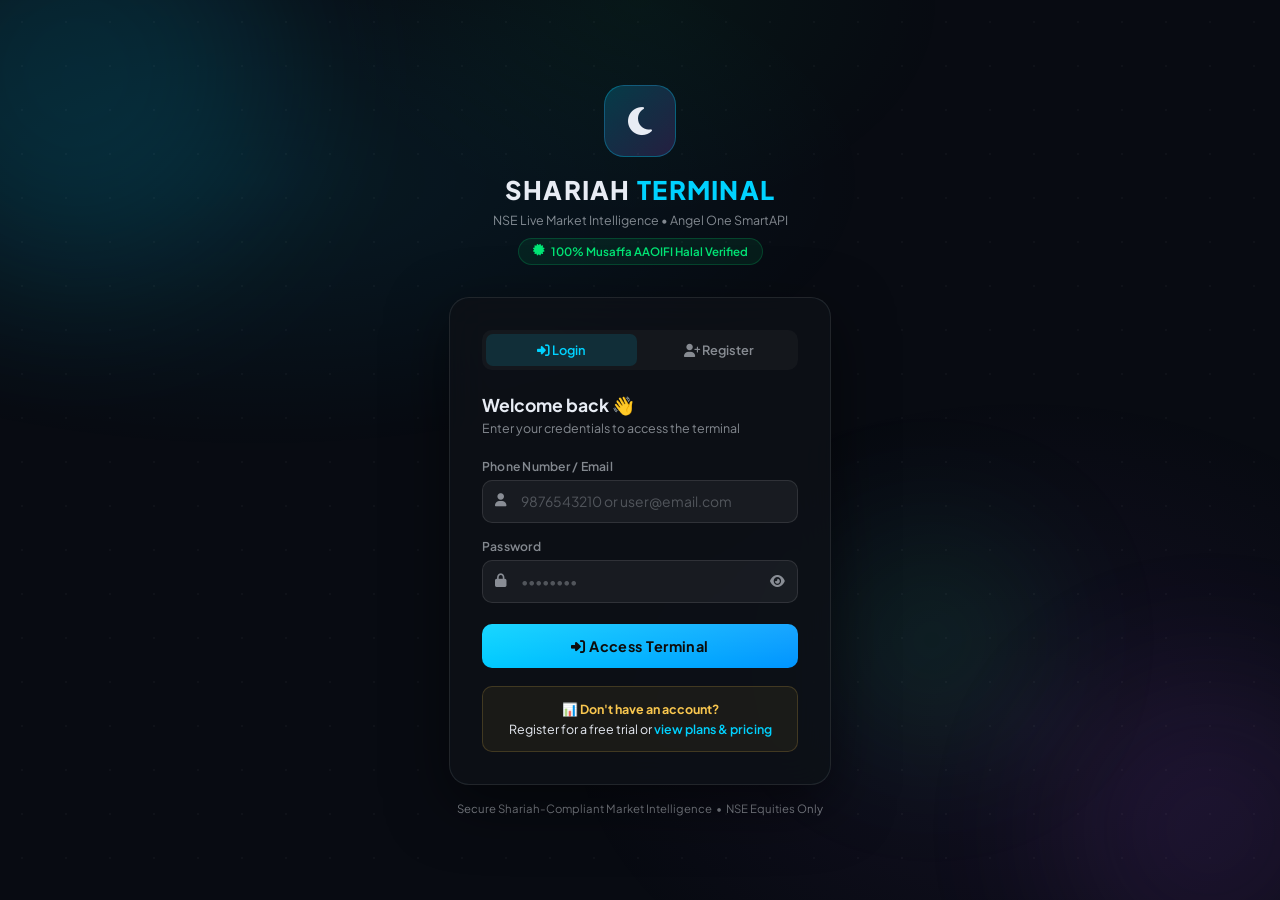
<file: static/login.html>
<!DOCTYPE html>
<html lang="en">
<head>
    <meta charset="UTF-8">
    <meta name="viewport" content="width=device-width, initial-scale=1.0">
    <title>Login | Shariah Terminal</title>
    <link rel="preconnect" href="https://fonts.googleapis.com">
    <link href="https://fonts.googleapis.com/css2?family=Plus+Jakarta+Sans:wght@300;400;500;600;700;800&family=JetBrains+Mono:wght@500&display=swap" rel="stylesheet">
    <link rel="stylesheet" href="https://cdnjs.cloudflare.com/ajax/libs/font-awesome/6.4.0/css/all.min.css">
    <style>
        * { margin: 0; padding: 0; box-sizing: border-box; }
        :root {
            --bg: #080b12;
            --card-border: rgba(255,255,255,0.09);
            --accent: #00d2ff;
            --green: #00e676;
            --text: #e8ecf4;
            --text-dim: rgba(232,236,244,0.55);
            --red: #ff3d71;
            --gold: #f9c74f;
        }
        body {
            font-family: 'Plus Jakarta Sans', sans-serif;
            background: var(--bg);
            color: var(--text);
            min-height: 100vh;
            display: flex;
            align-items: center;
            justify-content: center;
            position: relative;
            overflow-y: auto;
            overflow-x: hidden;
            padding: 24px 12px;
        }
        body::before {
            content: '';
            position: fixed;
            inset: 0;
            background:
                radial-gradient(ellipse 80% 50% at 20% 20%, rgba(0,210,255,0.08) 0%, transparent 60%),
                radial-gradient(ellipse 60% 60% at 80% 80%, rgba(157,78,221,0.08) 0%, transparent 60%),
                radial-gradient(ellipse 40% 40% at 50% 0%, rgba(0,230,118,0.05) 0%, transparent 60%);
            pointer-events: none;
        }
        .orb { position: fixed; border-radius: 50%; filter: blur(80px); opacity: 0.12; pointer-events: none; animation: drift 14s ease-in-out infinite; }
        .orb1 { width: 400px; height: 400px; background: #00d2ff; top: -120px; left: -120px; }
        .orb2 { width: 300px; height: 300px; background: #9d4edd; bottom: -80px; right: -80px; animation-delay: 5s; }
        .orb3 { width: 200px; height: 200px; background: #00e676; top: 60%; left: 65%; animation-delay: 9s; }
        @keyframes drift {
            0%,100% { transform: translate(0,0) scale(1); }
            33% { transform: translate(30px,-20px) scale(1.05); }
            66% { transform: translate(-20px,30px) scale(0.95); }
        }
        .grid-bg {
            position: fixed; inset: 0;
            background-image: radial-gradient(rgba(255,255,255,0.03) 1px, transparent 1px);
            background-size: 44px 44px; pointer-events: none;
        }
        .login-wrapper { width: 100%; max-width: 430px; padding: 24px; position: relative; z-index: 10; }
        .brand-header { text-align: center; margin-bottom: 32px; }
        .brand-logo {
            width: 72px; height: 72px;
            background: linear-gradient(135deg, rgba(0,210,255,0.2), rgba(157,78,221,0.2));
            border: 1px solid rgba(0,210,255,0.3);
            border-radius: 20px;
            display: inline-flex; align-items: center; justify-content: center;
            font-size: 2rem; margin-bottom: 16px;
            animation: glow 3s ease-in-out infinite;
        }
        @keyframes glow {
            0%,100% { box-shadow: 0 0 30px rgba(0,210,255,0.2); }
            50% { box-shadow: 0 0 55px rgba(0,210,255,0.4); }
        }
        .brand-title { font-size: 1.6rem; font-weight: 800; letter-spacing: 0.05em; }
        .brand-title span { color: var(--accent); }
        .brand-sub { font-size: 0.78rem; color: var(--text-dim); margin-top: 6px; }
        /* Halal badge */
        .halal-badge {
            display: inline-flex; align-items: center; gap: 6px;
            margin-top: 10px;
            padding: 5px 14px;
            background: rgba(0,230,118,0.08);
            border: 1px solid rgba(0,230,118,0.2);
            border-radius: 20px;
            font-size: 0.72rem; color: var(--green); font-weight: 600;
        }
        .login-card {
            background: rgba(13,17,23,0.85);
            border: 1px solid var(--card-border);
            border-radius: 20px; padding: 32px;
            backdrop-filter: blur(20px);
            box-shadow: 0 20px 60px rgba(0,0,0,0.5), 0 0 1px rgba(0,210,255,0.08) inset;
        }
        .auth-tabs {
            display: flex; gap: 6px; margin-bottom: 24px;
            background: rgba(255,255,255,0.03); border-radius: 10px; padding: 4px;
        }
        .auth-tab {
            flex: 1; padding: 8px;
            background: transparent; border: none; border-radius: 7px;
            font-family: inherit; font-size: 0.8rem; font-weight: 600;
            color: var(--text-dim); cursor: pointer; transition: all 0.2s;
        }
        .auth-tab.active { background: rgba(0,210,255,0.12); color: var(--accent); }
        .form-card-title { font-size: 1.1rem; font-weight: 700; margin-bottom: 4px; }
        .form-card-sub { font-size: 0.78rem; color: var(--text-dim); margin-bottom: 22px; }
        .form-group { margin-bottom: 15px; }
        .form-group label { display: block; font-size: 0.76rem; font-weight: 600; color: var(--text-dim); margin-bottom: 6px; letter-spacing: 0.02em; }
        .input-wrap { position: relative; }
        .input-wrap i.icon-left { position: absolute; left: 13px; top: 50%; transform: translateY(-50%); color: var(--text-dim); font-size: 0.82rem; }
        .input-wrap input {
            width: 100%; padding: 12px 14px 12px 38px;
            background: rgba(255,255,255,0.05);
            border: 1px solid rgba(255,255,255,0.1);
            border-radius: 10px; font-family: inherit;
            font-size: 0.87rem; color: var(--text); outline: none;
            transition: border-color 0.2s, box-shadow 0.2s;
        }
        .input-wrap input:focus { border-color: rgba(0,210,255,0.4); box-shadow: 0 0 0 3px rgba(0,210,255,0.07); }
        .input-wrap input::placeholder { color: rgba(232,236,244,0.28); }
        .toggle-pw {
            position: absolute; right: 13px; top: 50%; transform: translateY(-50%);
            background: none; border: none; color: var(--text-dim); cursor: pointer; font-size: 0.82rem;
        }
        .btn-submit {
            width: 100%; padding: 13px; margin-top: 6px;
            background: linear-gradient(135deg, #00d2ff, #0094ff);
            border: none; border-radius: 10px; font-family: inherit;
            font-size: 0.9rem; font-weight: 700; color: #000; cursor: pointer;
            letter-spacing: 0.03em; transition: all 0.25s; position: relative; overflow: hidden;
        }
        .btn-submit::after { content: ''; position: absolute; inset: 0; background: linear-gradient(rgba(255,255,255,0.1), transparent); }
        .btn-submit:hover { transform: translateY(-2px); box-shadow: 0 8px 25px rgba(0,210,255,0.35); }
        .btn-submit:disabled { opacity: 0.55; cursor: not-allowed; transform: none; }
        .btn-submit.green-btn { background: linear-gradient(135deg, #00e676, #00b248); }
        .btn-submit.green-btn:hover { box-shadow: 0 8px 25px rgba(0,230,118,0.3); }
        .alert-box {
            display: none; padding: 11px 14px; border-radius: 9px;
            font-size: 0.81rem; margin-bottom: 16px;
            border-left: 3px solid var(--red);
            background: rgba(255,61,113,0.07); color: var(--red);
        }
        .alert-box.success { border-color: var(--green); background: rgba(0,230,118,0.07); color: var(--green); }
        .alert-box.show { display: flex; align-items: center; gap: 8px; }
        /* Plan teaser */
        .plan-teaser {
            margin-top: 18px;
            padding: 14px;
            background: rgba(249,199,79,0.06);
            border: 1px solid rgba(249,199,79,0.18);
            border-radius: 10px;
            font-size: 0.78rem; text-align: center;
        }
        .plan-teaser strong { color: var(--gold); display: block; margin-bottom: 4px; }
        .plan-teaser a { color: var(--accent); text-decoration: none; font-weight: 600; }
        .plan-teaser a:hover { text-decoration: underline; }
        .divider { display: flex; align-items: center; gap: 10px; margin: 16px 0; font-size: 0.73rem; color: var(--text-dim); }
        .divider::before, .divider::after { content: ''; flex: 1; height: 1px; background: rgba(255,255,255,0.06); }
        .login-footer { text-align: center; margin-top: 16px; font-size: 0.71rem; color: var(--text-dim); }
        .reg-section { display: none; }
        .login-section.hidden { display: none; }
        @keyframes spin { to { transform: rotate(360deg); } }
        .fa-spin { animation: spin 1s linear infinite; }

        @media (max-width: 480px) {
            body { padding: 16px 8px; }
            .login-wrapper { padding: 4px; max-width: 100%; }
            .login-card { padding: 22px 16px; border-radius: 16px; }
            .brand-logo { width: 56px; height: 56px; font-size: 1.5rem; margin-bottom: 12px; }
            .brand-title { font-size: 1.3rem; }
            .brand-sub { font-size: 0.72rem; }
            .brand-header { margin-bottom: 20px; }
            .input-wrap input { padding: 12px 14px 12px 40px; font-size: 0.88rem; }
            .btn-submit { padding: 13px; font-size: 0.88rem; }
        }
    </style>
</head>
<body>
    <div class="orb orb1"></div>
    <div class="orb orb2"></div>
    <div class="orb orb3"></div>
    <div class="grid-bg"></div>

    <div class="login-wrapper">
        <div class="brand-header">
            <div class="brand-logo"><i class="fa-solid fa-moon"></i></div>
            <div class="brand-title">SHARIAH <span>TERMINAL</span></div>
            <div class="brand-sub">NSE Live Market Intelligence • Angel One SmartAPI</div>
            <div class="halal-badge"><i class="fa-solid fa-certificate"></i> 100% Musaffa AAOIFI Halal Verified</div>
        </div>

        <div class="login-card">
            <div class="auth-tabs">
                <button class="auth-tab active" id="tabLogin" onclick="switchTab('login')">
                    <i class="fa-solid fa-right-to-bracket"></i> Login
                </button>
                <button class="auth-tab" id="tabRegister" onclick="switchTab('register')">
                    <i class="fa-solid fa-user-plus"></i> Register
                </button>
            </div>

            <div class="alert-box" id="alertBox">
                <i class="fa-solid fa-circle-exclamation"></i>
                <span id="alertText"></span>
            </div>

            <!-- LOGIN -->
            <div class="login-section" id="loginSection">
                <div class="form-card-title">Welcome back 👋</div>
                <div class="form-card-sub">Enter your credentials to access the terminal</div>

                <div class="form-group">
                    <label>Phone Number / Email</label>
                    <div class="input-wrap">
                        <i class="fa-solid fa-user icon-left"></i>
                        <input type="text" id="loginId" placeholder="9876543210 or user@email.com" autocomplete="username">
                    </div>
                </div>
                <div class="form-group">
                    <label>Password</label>
                    <div class="input-wrap">
                        <i class="fa-solid fa-lock icon-left"></i>
                        <input type="password" id="loginPwd" placeholder="••••••••" autocomplete="current-password">
                        <button class="toggle-pw" onclick="togglePw('loginPwd',this)" type="button"><i class="fa-solid fa-eye"></i></button>
                    </div>
                </div>

                <button class="btn-submit" id="btnLogin" onclick="doLogin()">
                    <i class="fa-solid fa-right-to-bracket"></i> Access Terminal
                </button>

                <div class="plan-teaser">
                    <strong>📊 Don't have an account?</strong>
                    Register for a free trial or <a href="/pricing">view plans & pricing</a>
                </div>
            </div>

            <!-- REGISTER -->
            <div class="reg-section" id="registerSection">
                <div class="form-card-title">Create account 🚀</div>
                <div class="form-card-sub">Register for free trial access — admin will approve within 24h</div>

                <div class="form-group">
                    <label>Full Name</label>
                    <div class="input-wrap">
                        <i class="fa-solid fa-user icon-left"></i>
                        <input type="text" id="regName" placeholder="Mohammed Ali Khan">
                    </div>
                </div>
                <div class="form-group">
                    <label>Email Address</label>
                    <div class="input-wrap">
                        <i class="fa-solid fa-envelope icon-left"></i>
                        <input type="email" id="regEmail" placeholder="user@email.com">
                    </div>
                </div>
                <div class="form-group">
                    <label>Phone Number</label>
                    <div class="input-wrap">
                        <i class="fa-solid fa-phone icon-left"></i>
                        <input type="tel" id="regPhone" placeholder="9876543210">
                    </div>
                </div>
                <div class="form-group">
                    <label>Password</label>
                    <div class="input-wrap">
                        <i class="fa-solid fa-lock icon-left"></i>
                        <input type="password" id="regPwd" placeholder="Create a strong password">
                        <button class="toggle-pw" onclick="togglePw('regPwd',this)" type="button"><i class="fa-solid fa-eye"></i></button>
                    </div>
                </div>

                <div class="divider">or choose a plan</div>
                <div style="text-align:center; margin-bottom: 16px;">
                    <a href="/pricing" style="color:var(--accent); font-size:0.82rem; font-weight:600; text-decoration:none;">
                        <i class="fa-solid fa-tag"></i> View Plans & Pricing
                    </a>
                </div>

                <button class="btn-submit green-btn" onclick="doRegister()">
                    <i class="fa-solid fa-user-plus"></i> Request Free Trial Access
                </button>
            </div>
        </div>

        <div class="login-footer">
            Secure Shariah-Compliant Market Intelligence &nbsp;•&nbsp; NSE Equities Only
        </div>
    </div>

    <script>
        function switchTab(tab) {
            document.getElementById('tabLogin').classList.toggle('active', tab === 'login');
            document.getElementById('tabRegister').classList.toggle('active', tab === 'register');
            document.getElementById('loginSection').classList.toggle('hidden', tab !== 'login');
            document.getElementById('registerSection').style.display = tab === 'register' ? 'block' : 'none';
            hideAlert();
        }
        function togglePw(id, btn) {
            const el = document.getElementById(id);
            el.type = el.type === 'text' ? 'password' : 'text';
            btn.querySelector('i').className = el.type === 'text' ? 'fa-solid fa-eye-slash' : 'fa-solid fa-eye';
        }
        function showAlert(msg, type) {
            const box = document.getElementById('alertBox');
            document.getElementById('alertText').textContent = msg;
            box.className = 'alert-box show' + (type === 'success' ? ' success' : '');
            box.querySelector('i').className = type === 'success' ? 'fa-solid fa-check-circle' : 'fa-solid fa-circle-exclamation';
        }
        function hideAlert() { document.getElementById('alertBox').className = 'alert-box'; }

        // Persistent Client / Machine ID
        function getMachineId() {
            let mId = localStorage.getItem('terminal_machine_id');
            if (!mId) {
                mId = 'WEB-' + (window.crypto && crypto.randomUUID ? crypto.randomUUID() : ('client-' + Date.now() + '-' + Math.random().toString(36).substring(2, 10)));
                localStorage.setItem('terminal_machine_id', mId);
            }
            return mId;
        }

        // Auto-check active session on page load
        (async function checkExistingSession() {
            const token = localStorage.getItem('terminal_token');
            const userRaw = localStorage.getItem('terminal_user');
            if (token && userRaw) {
                try {
                    const u = JSON.parse(userRaw);
                    const res = await fetch('/api/terminal/verify_session', {
                        method: 'POST',
                        headers: { 'Content-Type': 'application/json' },
                        body: JSON.stringify({ user_id: u.id, email: u.email, machine_id: getMachineId(), token: token })
                    });
                    const d = await res.json();
                    if (d.valid) {
                        window.location.replace('/');
                    }
                } catch(e) {}
            }
        })();

        async function doLogin() {
            const identifier = document.getElementById('loginId').value.trim();
            const password = document.getElementById('loginPwd').value;
            const btn = document.getElementById('btnLogin');
            if (!identifier || !password) { showAlert('Phone/email aur password dono bharo.'); return; }
            btn.disabled = true;
            btn.innerHTML = '<i class="fa-solid fa-circle-notch fa-spin"></i> Verifying...';
            hideAlert();
            try {
                const res = await fetch('/api/terminal/login', {
                    method: 'POST', headers: { 'Content-Type': 'application/json' },
                    body: JSON.stringify({ identifier, password, machine_id: getMachineId() })
                });
                const data = await res.json();
                if (data.success) {
                    showAlert('✅ Login successful! Redirecting...', 'success');
                    localStorage.setItem('terminal_user', JSON.stringify(data.user));
                    localStorage.setItem('terminal_token', data.token);
                    sessionStorage.setItem('terminal_user', JSON.stringify(data.user));
                    sessionStorage.setItem('terminal_token', data.token);
                    setTimeout(() => window.location.href = '/', 600);
                } else {
                    showAlert(data.error || 'Login failed. Check credentials.');
                }
            } catch (e) { showAlert('Server se connect nahi ho pa raha. Server chalu hai?'); }
            btn.disabled = false;
            btn.innerHTML = '<i class="fa-solid fa-right-to-bracket"></i> Access Terminal';
        }

        async function doRegister() {
            const name = document.getElementById('regName').value.trim();
            const email = document.getElementById('regEmail').value.trim();
            const phone = document.getElementById('regPhone').value.trim();
            const password = document.getElementById('regPwd').value;
            if (!name || !email || !password) { showAlert('Naam, email aur password required hai.'); return; }
            const btn = document.querySelector('#registerSection .btn-submit');
            btn.disabled = true;
            btn.innerHTML = '<i class="fa-solid fa-circle-notch fa-spin"></i> Submitting...';
            hideAlert();
            try {
                const res = await fetch('/api/terminal/register', {
                    method: 'POST', headers: { 'Content-Type': 'application/json' },
                    body: JSON.stringify({ name, email, phone, password, machine_id: getMachineId() })
                });
                const data = await res.json();
                if (data.success) {
                    showAlert('✅ ' + (data.message || 'Account created! Admin permission / approval ke baad terminal access milega.'), 'success');
                    btn.disabled = false;
                    btn.innerHTML = '<i class="fa-solid fa-check"></i> Submitted';
                    setTimeout(() => switchTab('login'), 2000);
                } else if (data.error_code === 'USER_ALREADY_EXISTS') {
                    showAlert(data.error || 'Account already exists. Please log in.');
                    btn.disabled = false;
                    btn.innerHTML = '<i class="fa-solid fa-user-plus"></i> Request Free Trial Access';
                    setTimeout(() => {
                        switchTab('login');
                        document.getElementById('loginId').value = email || phone;
                    }, 1500);
                } else {
                    showAlert(data.error || 'Registration failed.');
                    btn.disabled = false;
                    btn.innerHTML = '<i class="fa-solid fa-user-plus"></i> Request Free Trial Access';
                }
            } catch (e) {
                showAlert('Server error. Baad mein try karo.');
                btn.disabled = false;
                btn.innerHTML = '<i class="fa-solid fa-user-plus"></i> Request Free Trial Access';
            }
        }

        document.addEventListener('keydown', e => { if (e.key === 'Enter') doLogin(); });
    </script>
</body>
</html>
</file>
